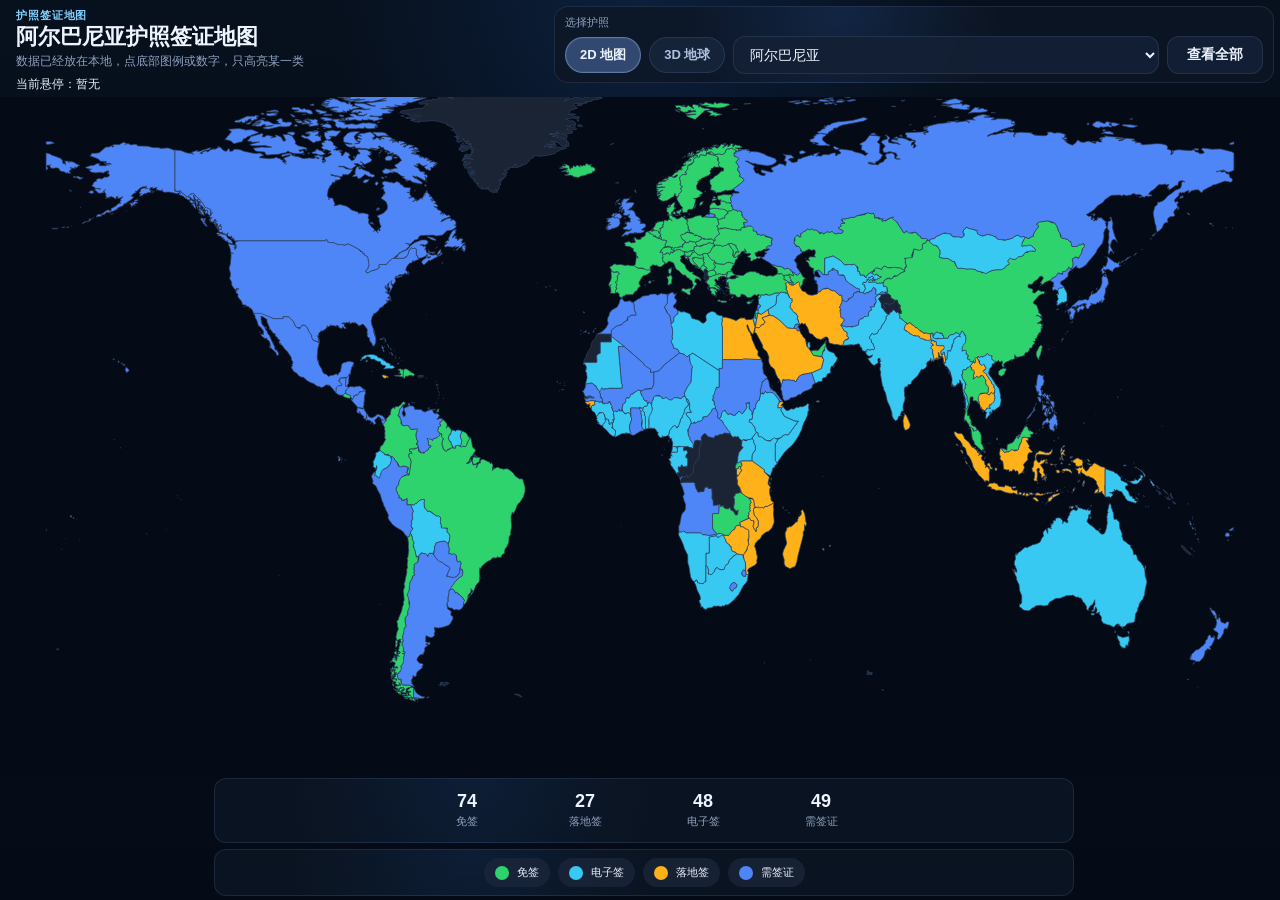
<file: index.html>
<!doctype html>
<html lang="zh-CN">
  <head>
    <meta charset="UTF-8" />
    <meta name="viewport" content="width=device-width, initial-scale=1.0" />
    <title>护照签证地图</title>
    <link rel="stylesheet" href="./styles/style.css" />
  </head>
  <body>
    <div class="page-shell">
      <header class="top-bar">
        <div class="top-bar-inner">
          <div class="title-block">
            <p class="brand">护照签证地图</p>
            <h1 id="mapTitle">护照签证地图</h1>
            <p id="mapSubtitle" class="subtitle">正在读取本地数据</p>
            <p id="hoverInfo" class="hover-info">当前悬停：暂无</p>
          </div>

          <div class="picker-wrap">
            <label for="passportSelect" class="picker-label">选择护照</label>
            <div class="control-row">
              <div class="view-switch">
                <button class="view-button is-active" type="button" data-view="2d">2D 地图</button>
                <button class="view-button" type="button" data-view="3d">3D 地球</button>
              </div>
              <div class="picker-row">
                <select id="passportSelect" class="passport-select"></select>
                <button id="clearFilterButton" class="clear-filter-button" type="button">查看全部</button>
              </div>
            </div>
          </div>
        </div>
      </header>

      <main class="map-stage">
        <div id="worldMap" class="map-surface is-visible"></div>
        <div id="globeView" class="map-surface globe-surface"></div>
      </main>

      <section class="bottom-dock">
        <div class="stats-strip">
          <button class="stat-pill" type="button" data-status-filter="visa-free">
            <strong id="visaFreeCount">0</strong>
            <span>免签</span>
          </button>
          <button class="stat-pill" type="button" data-status-filter="visa-on-arrival">
            <strong id="visaOnArrivalCount">0</strong>
            <span>落地签</span>
          </button>
          <button class="stat-pill" type="button" data-status-filter="e-visa">
            <strong id="eVisaCount">0</strong>
            <span>电子签</span>
          </button>
          <button class="stat-pill" type="button" data-status-filter="visa-required">
            <strong id="visaRequiredCount">0</strong>
            <span>需签证</span>
          </button>
        </div>

        <div class="legend-strip">
          <ul id="legendList" class="legend-list"></ul>
        </div>
      </section>
    </div>

    <script src="./vendor/echarts.min.js"></script>
    <script src="./vendor/globe.gl.min.js"></script>
    <script src="./scripts/app.js"></script>
  </body>
</html>
</file>
<file: styles/style.css>
:root {
  --bg: #040b17;
  --panel: rgba(14, 22, 36, 0.78);
  --panel-strong: rgba(20, 32, 53, 0.95);
  --border: rgba(127, 156, 201, 0.16);
  --text: #eef4ff;
  --muted: #8fa3c0;
  --visa-free: #2fd36d;
  --visa-on-arrival: #ffb11a;
  --e-visa: #38c9f2;
  --visa-required: #4f86f7;
  --unknown: #1b2435;
}

* {
  box-sizing: border-box;
}

html,
body {
  margin: 0;
  min-height: 100%;
  font-family: "Segoe UI", "PingFang SC", "Microsoft YaHei", sans-serif;
  background:
    radial-gradient(circle at top center, rgba(34, 104, 202, 0.18), transparent 28%),
    linear-gradient(180deg, #07101d 0%, var(--bg) 100%);
  color: var(--text);
}

body {
  overflow: hidden;
}

.page-shell {
  display: grid;
  grid-template-rows: auto 1fr auto;
  min-height: 100vh;
}

.top-bar {
  display: flex;
  align-items: center;
  padding: 6px 14px 4px;
}

.top-bar-inner {
  width: min(1440px, calc(100vw - 20px));
  display: grid;
  grid-template-columns: minmax(280px, 1fr) minmax(500px, 720px);
  align-items: start;
  gap: 12px;
}

.title-block,
.picker-wrap,
.bottom-dock {
  width: 100%;
}

.title-block {
  text-align: left;
  padding: 2px 2px 0;
}

.brand {
  margin: 0;
  font-size: 11px;
  font-weight: 700;
  letter-spacing: 0.08em;
  color: #7fd0ff;
}

.title-block h1 {
  margin: 2px 0 4px;
  font-size: 22px;
  line-height: 1.1;
}

.subtitle,
.hover-info {
  margin: 0;
  font-size: 12px;
  color: var(--muted);
}

.hover-info {
  margin-top: 6px;
  color: #e7f0ff;
}

.picker-wrap {
  width: 100%;
  padding: 8px 10px;
  border: 1px solid var(--border);
  border-radius: 14px;
  background:
    radial-gradient(circle at 40% 0%, rgba(48, 111, 210, 0.18), transparent 36%),
    rgba(14, 22, 36, 0.78);
  backdrop-filter: blur(12px);
}

.picker-label {
  display: block;
  margin-bottom: 6px;
  font-size: 11px;
  color: var(--muted);
}

.control-row {
  display: grid;
  grid-template-columns: auto minmax(0, 1fr);
  gap: 8px;
  align-items: center;
}

.view-switch {
  display: inline-flex;
  gap: 8px;
}

.view-button {
  height: 36px;
  padding: 0 14px;
  border: 1px solid rgba(127, 156, 201, 0.16);
  border-radius: 999px;
  background: rgba(23, 37, 60, 0.94);
  color: #adc1df;
  font-size: 13px;
  font-weight: 600;
  cursor: pointer;
}

.view-button.is-active {
  background: rgba(51, 75, 116, 0.96);
  color: var(--text);
  border-color: rgba(153, 182, 228, 0.45);
  box-shadow: 0 0 0 1px rgba(201, 220, 255, 0.05) inset;
}

.picker-row {
  display: flex;
  gap: 8px;
}

.passport-select,
.clear-filter-button {
  height: 38px;
  border: 1px solid rgba(127, 156, 201, 0.16);
  border-radius: 12px;
  background: var(--panel-strong);
  color: var(--text);
  font-size: 14px;
}

.passport-select {
  flex: 1;
  padding: 0 12px;
}

.clear-filter-button {
  min-width: 96px;
  padding: 0 14px;
  font-weight: 600;
  cursor: pointer;
}

.map-stage {
  position: relative;
  width: 100vw;
  min-height: 0;
  overflow: hidden;
}

.map-surface {
  position: absolute;
  inset: 0;
  opacity: 0;
  pointer-events: none;
  transition: opacity 180ms ease;
}

.map-surface.is-visible {
  opacity: 1;
  pointer-events: auto;
}

.globe-surface canvas {
  display: block;
}

.bottom-dock {
  width: min(860px, calc(100vw - 20px));
  margin: 0 auto 4px;
}

.stats-strip,
.legend-strip {
  display: flex;
  justify-content: center;
  gap: 10px;
  padding: 8px 10px;
  border: 1px solid var(--border);
  border-radius: 12px;
  background:
    radial-gradient(circle at 30% 0%, rgba(34, 104, 202, 0.12), transparent 30%),
    rgba(14, 22, 36, 0.78);
  backdrop-filter: blur(12px);
}

.legend-strip {
  margin-top: 6px;
}

.stat-pill {
  min-width: 108px;
  border: 1px solid transparent;
  border-radius: 10px;
  background: transparent;
  color: var(--text);
  cursor: pointer;
  padding: 4px 6px;
}

.stat-pill strong {
  display: block;
  font-size: 18px;
  line-height: 1;
}

.stat-pill span {
  display: block;
  margin-top: 4px;
  font-size: 11px;
  color: var(--muted);
}

.legend-list {
  display: flex;
  flex-wrap: wrap;
  justify-content: center;
  gap: 8px;
  list-style: none;
  padding: 0;
  margin: 0;
}

.legend-button {
  display: flex;
  align-items: center;
  gap: 8px;
  padding: 6px 10px;
  border: 1px solid transparent;
  border-radius: 999px;
  background: rgba(29, 39, 60, 0.72);
  color: var(--text);
  cursor: pointer;
  font-size: 11px;
}

.legend-button.is-active,
.stat-pill.is-active {
  background: rgba(43, 62, 95, 0.92);
  border-color: rgba(127, 156, 201, 0.3);
}

.legend-color {
  width: 14px;
  height: 14px;
  border-radius: 50%;
  flex: none;
}

@media (max-width: 900px) {
  .top-bar-inner {
    grid-template-columns: 1fr;
    gap: 10px;
  }

  .title-block {
    text-align: center;
    padding-top: 0;
  }

  .title-block h1 {
    font-size: 18px;
  }

  .subtitle,
  .hover-info {
    font-size: 12px;
  }

  .picker-wrap,
  .bottom-dock {
    width: calc(100vw - 20px);
  }

  .control-row {
    grid-template-columns: 1fr;
  }

  .stats-strip {
    flex-wrap: wrap;
  }

  .stat-pill {
    min-width: calc(50% - 8px);
  }
}

@media (max-width: 640px) {
  body {
    overflow: auto;
  }

  .page-shell {
    grid-template-rows: auto minmax(420px, 1fr) auto;
  }

  .picker-row {
    flex-direction: column;
  }

  .clear-filter-button {
    width: 100%;
  }

  .stat-pill {
    min-width: calc(50% - 8px);
  }
}
</file>
